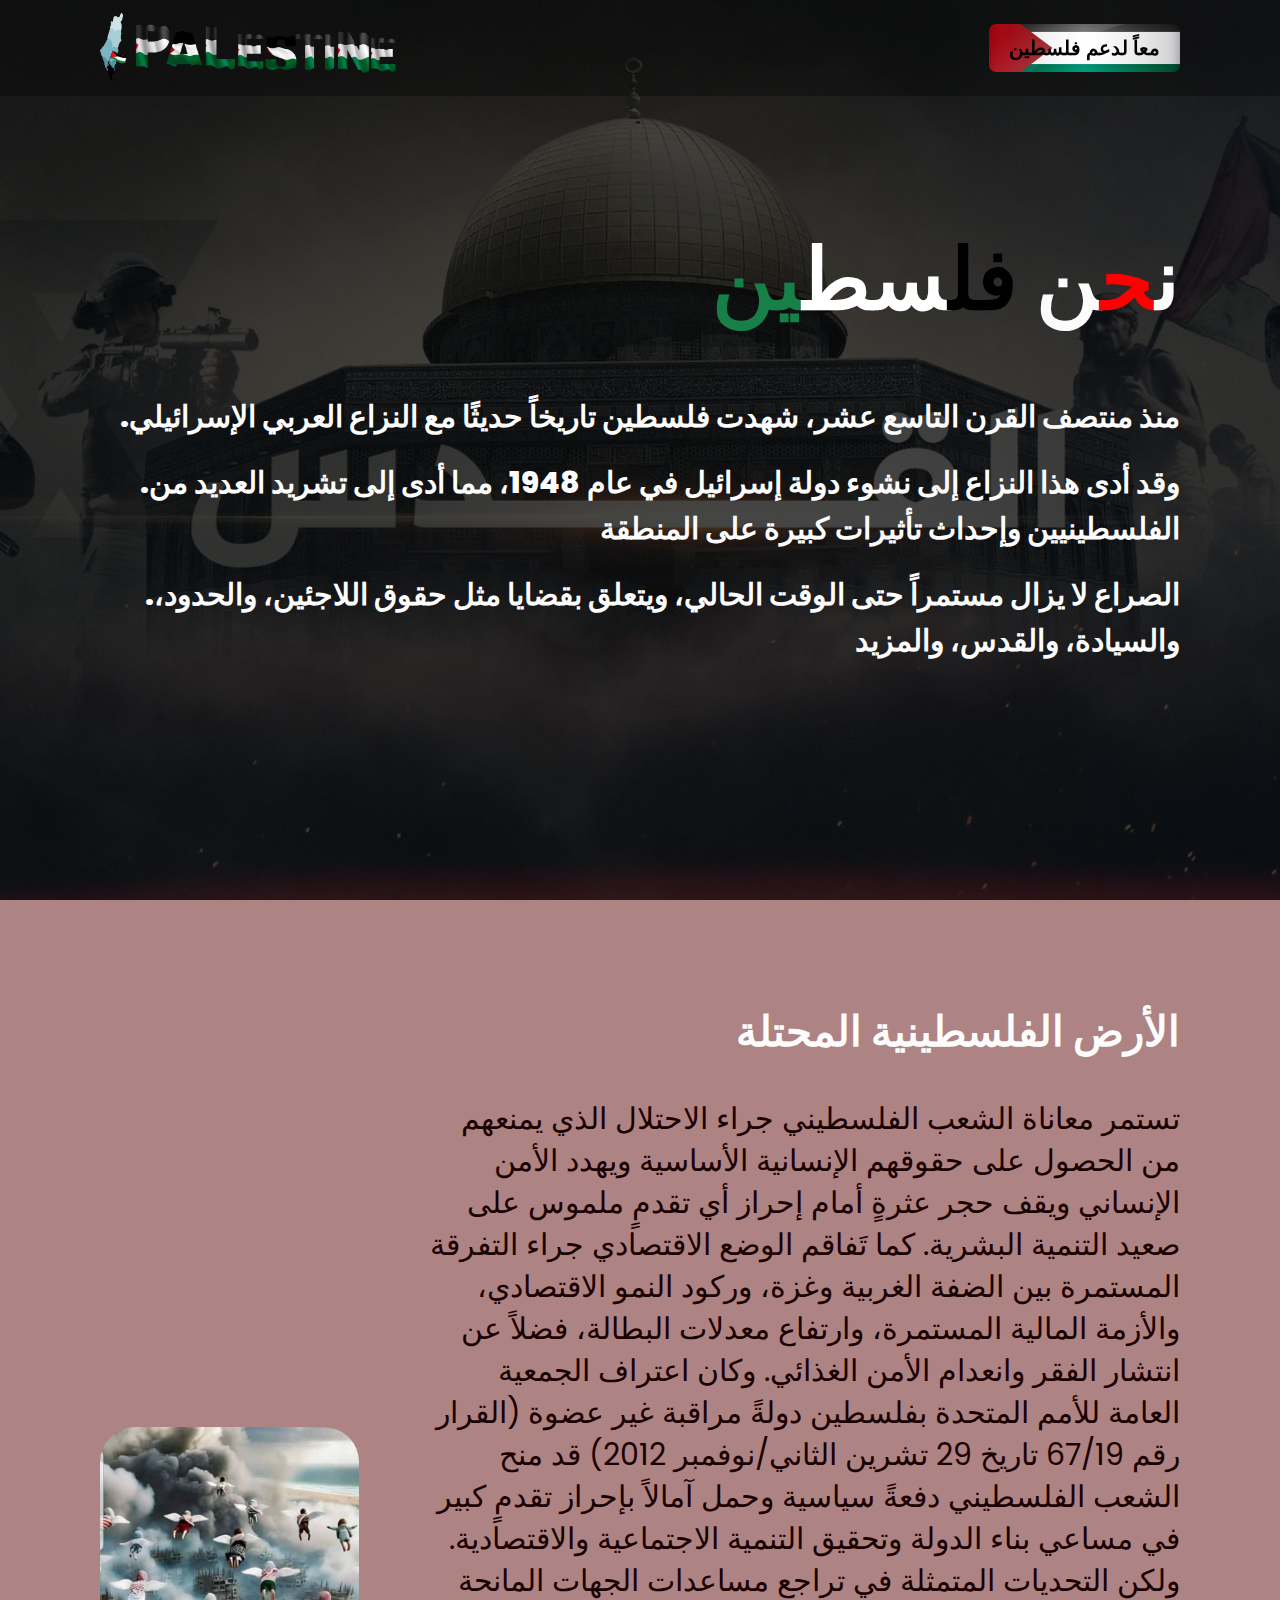
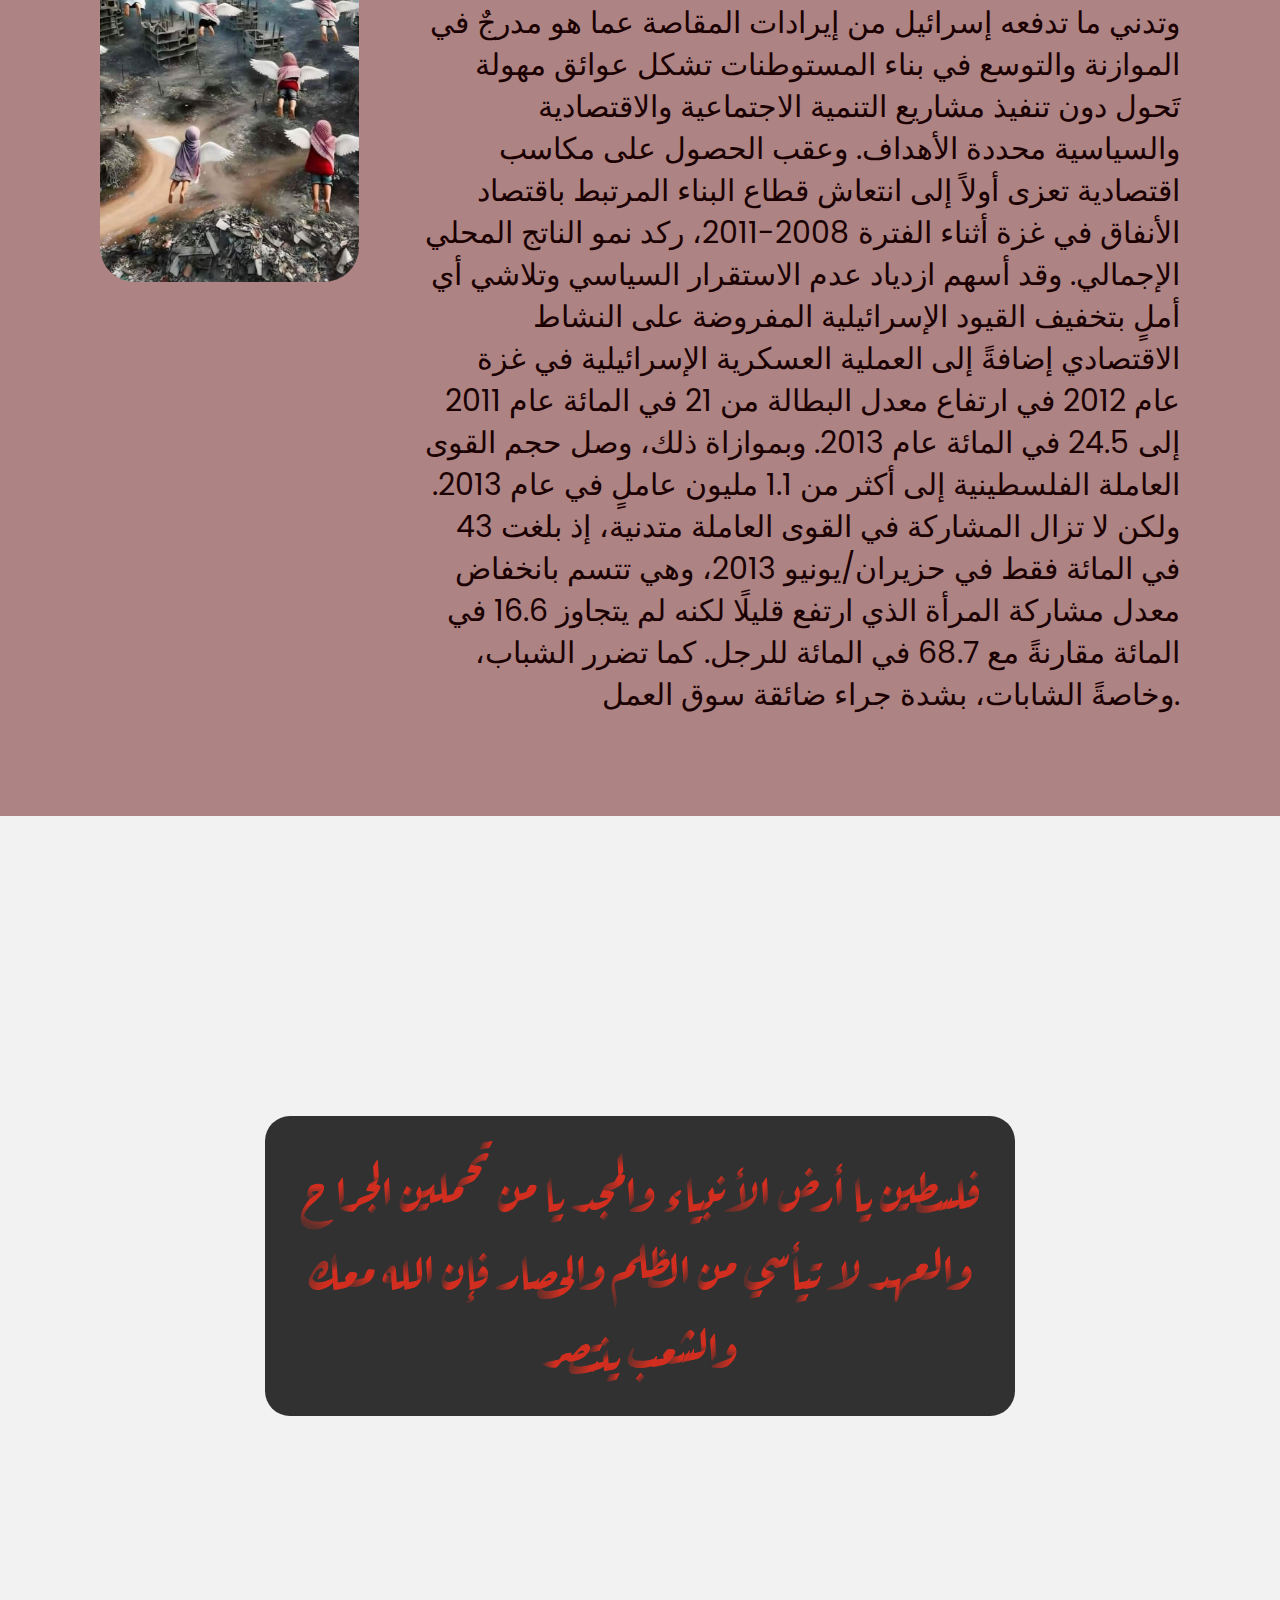
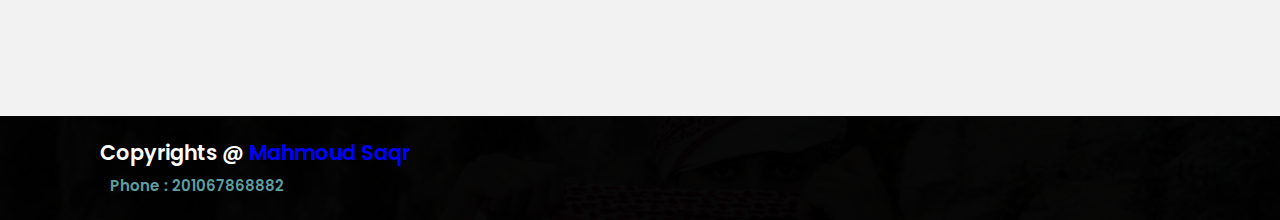
<file: index.html>
<!DOCTYPE html>
<html lang="en">
<head>
    <link rel="icon" href="images/logo-1.icon">
    <meta charset="UTF-8">
    <meta name="viewport" content="width=device-width, initial-scale=1.0">
    <link rel="stylesheet" href="css/master.css">
    <title>فلسطين حرة</title>
</head>
<body>
    
    <header>
        <a href="index.html" class="logo"><img src="images/logo-palestine.png"></a>
        <nav class="navigation nn">
            <a href="Together to support Palestine.html">معاً لدعم فلسطين</a>
        </nav>
    </header>

    <div class="d1">
        <div class="d2">
            <div class="d3">
                <div class="img1">
                    <img class="img-1" src="images/photo-2.png">
                </div>
                <div class="d4">
                    <h2>ن<span class="r">ح</span>ن <span class="b">فل</span><span class="w">سط</span><span class="g">ين</span></h2>
                    <p><span>.</span><span>منذ منتصف القرن التاسع عشر، شهدت فلسطين تاريخاً حديثًا مع النزاع العربي الإسرائيلي</span></p>
                    <p><span>.</span><span>وقد أدى هذا النزاع إلى نشوء دولة إسرائيل في عام 1948، مما أدى إلى تشريد العديد من الفلسطينيين وإحداث تأثيرات كبيرة على المنطقة</span></p>
                    <p><span>.</span><span>الصراع لا يزال مستمراً حتى الوقت الحالي، ويتعلق بقضايا مثل حقوق اللاجئين، والحدود، والسيادة، والقدس، والمزيد</span></p>
                </div>
            </div>

            <div class="n">
                <nav class="navigation">
                    <a href="Together to support Palestine.html">معاً لدعم فلسطين</a>
                </nav>
            </div>
        </div>
    </div>

    <div class="d5">
        <div class="d6">
            <div class="d7">
                <div class="d8">
                    <img class="img-2" src="images/photo-4.png">
                </div>
                <div class="d9">
                    <h3>الأرض الفلسطينية المحتلة</h3>
                    <p>تستمر معاناة الشعب الفلسطيني جراء الاحتلال الذي يمنعهم من الحصول على حقوقهم الإنسانية الأساسية ويهدد الأمن الإنساني ويقف حجر عثرةٍ أمام إحراز أي تقدمٍ ملموس على صعيد التنمية البشرية. كما تَفاقم الوضع الاقتصادي جراء التفرقة المستمرة بين الضفة الغربية وغزة، وركود النمو الاقتصادي، والأزمة المالية المستمرة، وارتفاع معدلات البطالة، فضلاً عن انتشار الفقر وانعدام الأمن الغذائي.

                        وكان اعتراف الجمعية العامة للأمم المتحدة بفلسطين دولةً مراقبة غير عضوة (القرار رقم 67/19 تاريخ 29 تشرين الثاني/نوفمبر 2012) قد منح الشعب الفلسطيني دفعةً سياسية وحمل آمالاً بإحراز تقدمٍ كبير في مساعي بناء الدولة وتحقيق التنمية الاجتماعية والاقتصادية. ولكن التحديات المتمثلة في تراجع مساعدات الجهات المانحة وتدني ما تدفعه إسرائيل من إيرادات المقاصة عما هو مدرجٌ في الموازنة والتوسع في بناء المستوطنات تشكل عوائق مهولة تَحول دون تنفيذ مشاريع التنمية الاجتماعية والاقتصادية والسياسية محددة الأهداف.
                        
                        وعقب الحصول على مكاسب اقتصادية تعزى أولاً إلى انتعاش قطاع البناء المرتبط باقتصاد الأنفاق في غزة أثناء الفترة 2008-2011، ركد نمو الناتج المحلي الإجمالي. وقد أسهم ازدياد عدم الاستقرار السياسي وتلاشي أي أملٍ بتخفيف القيود الإسرائيلية المفروضة على النشاط الاقتصادي إضافةً إلى العملية العسكرية الإسرائيلية في غزة عام 2012 في ارتفاع معدل البطالة من 21 في المائة عام 2011 إلى 24.5 في المائة عام 2013.
                        
                        وبموازاة ذلك، وصل حجم القوى العاملة الفلسطينية إلى أكثر من 1.1 مليون عاملٍ في عام 2013. ولكن لا تزال المشاركة في القوى العاملة متدنية، إذ بلغت 43 في المائة فقط في حزيران/يونيو 2013، وهي تتسم بانخفاض معدل مشاركة المرأة الذي ارتفع قليلًا لكنه لم يتجاوز 16.6 في المائة مقارنةً مع 68.7 في المائة للرجل. كما تضرر الشباب، وخاصةً الشابات، بشدة جراء ضائقة سوق العمل.</p>
                </div>
            </div>
        </div>
    </div>

    <div class="d10">
        <div class="d11">
            <div class="d12">
                <h4>فلسطين يا أرض الأنبياء والمجد
                    يا من تحملين الجراح والعهد
                    لا تيأسي من الظلم والحصار
                    فإن الله معك والشعب ينتصر
                    </h4>
            </div>
        </div>
    </div>

    <div class="d13">
        <div class="d14">
            <p>Copyrights @ <span class="s1">Mahmoud Saqr</span><br><spanc class="s2">Phone : 201067868882</span></p>
        </div>
    </div>

</body>
</html>
</file>
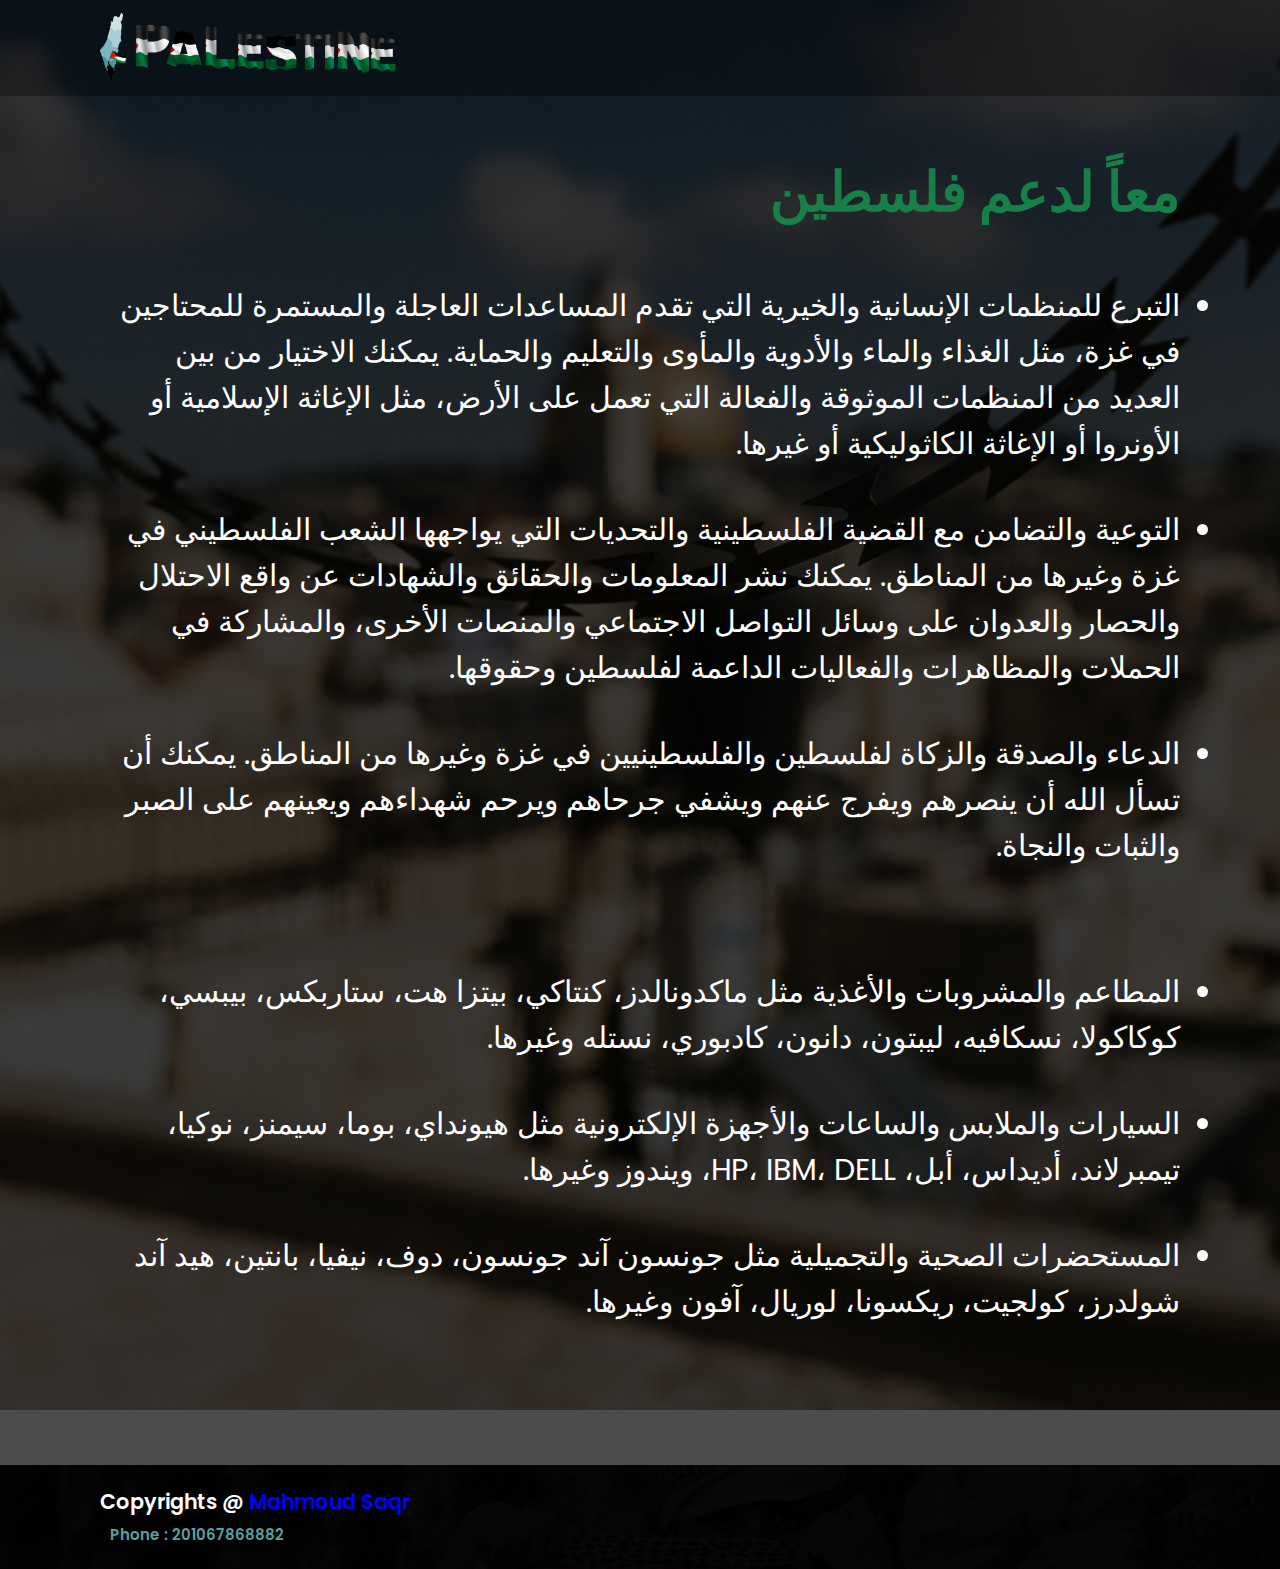
<file: Together to support Palestine.html>
<!DOCTYPE html>
<html lang="en">
<head>
    <link rel="icon" href="images/logo-1.icon">
    <meta charset="UTF-8">
    <meta name="viewport" content="width=device-width, initial-scale=1.0">
    <link rel="stylesheet" href="css/ttsp.css">
    <title>معاً لدعم فلسطين</title>
</head>
<body>
    
    <header>
        <a href="index.html" class="logo"><img src="images/logo-palestine.png"></a>
    </header>

    <div class="d1">
        <div class="d2">
            <h2>معاً لدعم فلسطين</h2>
            <ul class="u">
                <li>التبرع للمنظمات الإنسانية والخيرية التي تقدم المساعدات العاجلة والمستمرة للمحتاجين في غزة، مثل الغذاء والماء والأدوية والمأوى والتعليم والحماية. يمكنك الاختيار من بين العديد من المنظمات الموثوقة والفعالة التي تعمل على الأرض، مثل الإغاثة الإسلامية أو الأونروا أو الإغاثة الكاثوليكية أو غيرها.
                </li>
                <li>التوعية والتضامن مع القضية الفلسطينية والتحديات التي يواجهها الشعب الفلسطيني في غزة وغيرها من المناطق. يمكنك نشر المعلومات والحقائق والشهادات عن واقع الاحتلال والحصار والعدوان على وسائل التواصل الاجتماعي والمنصات الأخرى، والمشاركة في الحملات والمظاهرات والفعاليات الداعمة لفلسطين وحقوقها.
                </li>
                <li>الدعاء والصدقة والزكاة لفلسطين والفلسطينيين في غزة وغيرها من المناطق. يمكنك أن تسأل الله أن ينصرهم ويفرج عنهم ويشفي جرحاهم ويرحم شهداءهم ويعينهم على الصبر والثبات والنجاة.
                </li>
            </ul>

            <ul>
                <li>المطاعم والمشروبات والأغذية مثل ماكدونالدز، كنتاكي، بيتزا هت، ستاربكس، بيبسي، كوكاكولا، نسكافيه، ليبتون، دانون، كادبوري، نستله وغيرها.
                </li>
                <li>السيارات والملابس والساعات والأجهزة الإلكترونية مثل هيونداي، بوما، سيمنز، نوكيا، تيمبرلاند، أديداس، أبل، HP، IBM، DELL، ويندوز وغيرها.
                </li>
                <li>المستحضرات الصحية والتجميلية مثل جونسون آند جونسون، دوف، نيفيا، بانتين، هيد آند شولدرز، كولجيت، ريكسونا، لوريال، آفون وغيرها.
                </li>
            </ul>
        </div>
    </div>

    <div class="d13">
        <div class="d14">
            <p>Copyrights @ <span class="s1">Mahmoud Saqr</span><br><spanc class="s2">Phone : 201067868882</span></p>
        </div>
    </div>

</body>
</html>
</file>
<file: css/master.css>
@import url('https://fonts.googleapis.com/css2?family=Aref+Ruqaa+Ink:wght@400;700&family=Poppins:ital,wght@0,100;0,200;0,300;0,400;0,500;0,600;0,700;0,800;0,900;1,100;1,200;1,300;1,400;1,500;1,600;1,700;1,800;1,900&display=swap');

*{
    font-family: 'Poppins', sans-serif;
    margin: 0px;
    padding: 0px;
    box-sizing: border-box;
    scroll-behavior: smooth;
}

header{
    background-color: rgba(0, 0, 0, 0.3);
    width: 100%;
    position: fixed;
    z-index: 999;
    display: flex;
    justify-content: space-between;
    align-items: center;
    padding: 10px 100px;
}

.logo{
    display: flex;
    align-items: center;
}

.logo img {
    width: 300px;
}

.navigation{
    transition: 0.7s ease;
}

.navigation:hover{
    transform: scale(1.1);
}

.navigation a{
    background-image: url(../images/photo-7.png);
    background-size: cover;
    background-position: center;
    background-repeat: no-repeat;
    color: black;
    font-size: 20px;
    font-weight: 600;
    padding: 10px 20px;
    border-radius: 7px;
    text-decoration: none;
}

.navigation a:hover{
    color: #178048;
}

.d1{
    background-image: url(../images/photo-1.png);
    background-size: cover;
    background-position: center;
    background-repeat: no-repeat;
    background-attachment: fixed;
}

.d2{
    width: 100%;
    min-height: 100vh;
    background-color: rgba(0, 0, 0, 0.73);
    display: flex;
    align-items: center;
    justify-content: right;
    padding: 100px;
}

.d3{
    min-width: 100%;
}

.d4{
    text-align: right;
}

h2{
    color: #fcfcfc;
    font-size: 85px;
    margin-bottom: 50px;
}

h2 .r{
    color: red;
}

h2 .b{
    color: black;
}

h2 .w{
    color: white;
}

h2 .g{
    color: #178048;
}

.d4 p{
    color: #fcfcfc;
    font-size: 30px;
    font-weight: 800;
    margin-bottom: 20px;
}

.img-1{
    width: 300px;
    margin-bottom: 70px;
    border-radius: 20px;
}

.d5{
    background-image: url(../images/photo-3.png);
    background-size: cover;
    background-position: center;
    background-repeat: no-repeat;
    background-attachment: fixed;
}

.d6{
    background-color: #00000061;
}

.d7{
    min-height: 100vh;
    background-color: #ff00002b;
    display: flex;
    align-items: center;
    padding: 100px;
}

.d8{
    width: 30%;
}

.img-2{
    border-radius: 35px;
    width: 80%;
}

.d9{
    text-align: right;
    width: 70%;
}

h3{
    color: #fcfcfc;
    font-size: 42px;
    margin-bottom: 35px;
}

.d9 p{
    font-size: 30px;
    color: #1a0000;
    line-height: 1.4em;
}

.d10{
    background-image: url(../images/photo-5.png);
    background-size: cover;
    background-position: center;
    background-repeat: no-repeat;
    background-attachment: fixed;
}

.d11{
    background-color: rgba(0, 0, 0, 0.05);
    min-height: 100vh;
    display: flex;
    align-items: center;
    justify-content: center;
}

.d12{
    background-color: rgba(0, 0, 0, 0.8);
    width: 750px;
    height: 300px;
    padding: 20px;
    border-radius: 25px;
    display: flex;
    align-items: center;
    justify-content: center;
}

.d12 h4{
    font-family: 'Aref Ruqaa Ink', serif;
    font-size: 50px;
    font-weight: 600;
    text-align: center;
    color: #657250;
}

.d13{
    background-image: url(../images/photo-6.png);
    background-size: cover;
    background-position: center;
    background-repeat: no-repeat;
}

.d14{
    background-color: rgba(0, 0, 0, 0.963);
    width: 100%;
    padding: 1.3em 100px;
    display: flex;
    align-items: center;
}

.d14 p{
    font-size: 1.3em;
    color: white;
    font-weight: 600;
}

.d14 p .s1{
    color: blue;
}

.d14 p .s2{
 font-size: 15px;
 padding-left: 10px;
 color: cadetblue;
}

@media (max-width:767px){
    header{
        justify-content: center;
        padding: 10px 0;
    }

    .nn {
        display: none;
    }

    .n{
        display: flex;
        justify-content: center;
        margin-top: 40px;
    }

    .img1{
        display: none;
    }

    .d1{
        background-attachment: scroll;
    }

    .d2{
        padding: 20px;
        padding-top: 120px;
        display: inline-block;
    }

    .d4{
        text-align: center;
    }

    .d4 h2{
        font-size: 50px;
    }

    .d4 p{
        font-size: 20px;
    }

    .d5{
        background-attachment: scroll;
    }

    .d7{
        padding: 20px;
    }

    .d8{
        display: none;
    }

    .d9{
        width: 100%;
    }

    .d9 h3{
        font-size: 25px;
    }

    .d9 p{
        font-size: 20px;
    }

    .d10{
        background-attachment: scroll;
    }

    .d11{
        height: 90vh;
    }

    .d12{
        width: 300px;
        height: 200px;
        padding: 10px;
    }

    .d12 h4{
        font-size: 30px;
    }

    .d14{
        padding: 20px;
        height: 10vh;
    }

    .d14 p{
        font-size: 20px;
    }

    .d14 p .s2{
        font-size: 15px;
    }
    
    
}

@media (min-width:768px){
    .n{
        display: none;
    }
}

@media (min-width:768px) and (max-width:1199px){

    header{
        padding: 10px 50px;
    }

    .d2{
        padding: 50px;
    }

    .img1{
        display: none;
    }

    .d7{
        padding: 50px;
    }

    .d8{
        display: none;
    }

    .d9{
        width: 100%;
    }

    .d11{
        padding: 50px;
    }

}

@media (min-width:1200px) and (max-width:1600px){
    .img1{
        display: none;
    }
}

@media (max-width:360px){
    .logo img{
        width: 250px;    
    }

    .d14 p{
        font-size: 15px;
    }
}
</file>
<file: css/ttsp.css>
@import url('https://fonts.googleapis.com/css2?family=Aref+Ruqaa+Ink:wght@400;700&family=Poppins:ital,wght@0,100;0,200;0,300;0,400;0,500;0,600;0,700;0,800;0,900;1,100;1,200;1,300;1,400;1,500;1,600;1,700;1,800;1,900&display=swap');

*{
    font-family: 'Poppins', sans-serif;
    margin: 0px;
    padding: 0px;
    box-sizing: border-box;
    scroll-behavior: smooth;
}

header{
    background-color: rgba(0, 0, 0, 0.3);
    width: 100%;
    position: fixed;
    z-index: 999;
    display: flex;
    justify-content: space-between;
    align-items: center;
    padding: 10px 100px;
}

.logo{
    display: flex;
    align-items: center;
}

.logo img {
    width: 300px;
}

.d1{
    background-image: url(../images/photo-8.png);
    background-size: cover;
    background-position: center;
    background-repeat: no-repeat;
    background-attachment: fixed;
    display: flex;
    align-items: center;
    direction: rtl;
}

.d2{
    padding: 150px 100px 100px 100px;
    background-color: rgba(0, 0, 0, 0.7);
}

.d2 h2{
    font-size: 55px;
    color: #178048;
    margin-bottom: 50px;
}

.d2 li{
    color: white;
    font-size: 30px;
    margin-bottom: 40px;
}

.d2 .u{
    margin-bottom: 100px;
}

.d13{
    background-image: url(../images/photo-6.png);
    background-size: cover;
    background-position: center;
    background-repeat: no-repeat;
}

.d14{
    background-color: rgba(0, 0, 0, 0.963);
    width: 100%;
    padding: 1.3em 100px;
    display: flex;
    align-items: center;
}

.d14 p{
    font-size: 1.3em;
    color: white;
    font-weight: 600;
}

.d14 p .s1{
    color: blue;
}

.d14 p .s2{
 font-size: 15px;
 padding-left: 10px;
 color: cadetblue;
}

@media (max-width:767px){

    header{
        justify-content: center;
        padding: 10px 0;
    }

    .d2{
        padding: 150px 50px 50px 50px;
    }
    .d2 h2{
        font-size: 30px;
    }

    .d2 li{
        font-size: 20px;
    }

    .d14{
        padding: 20px;
        height: 10vh;
    }

    .d14 p{
        font-size: 20px;
    }

    .d14 p .s2{
        font-size: 15px;
    }

}

@media (min-width:768px) and (max-width:1199px){

    header{
        padding: 10px 50px;
    }

}


@media (max-width:350px){    
    .logo img{
        width: 250px;
    }

    .d14 p{
        font-size: 15px;
    }
}
</file>
